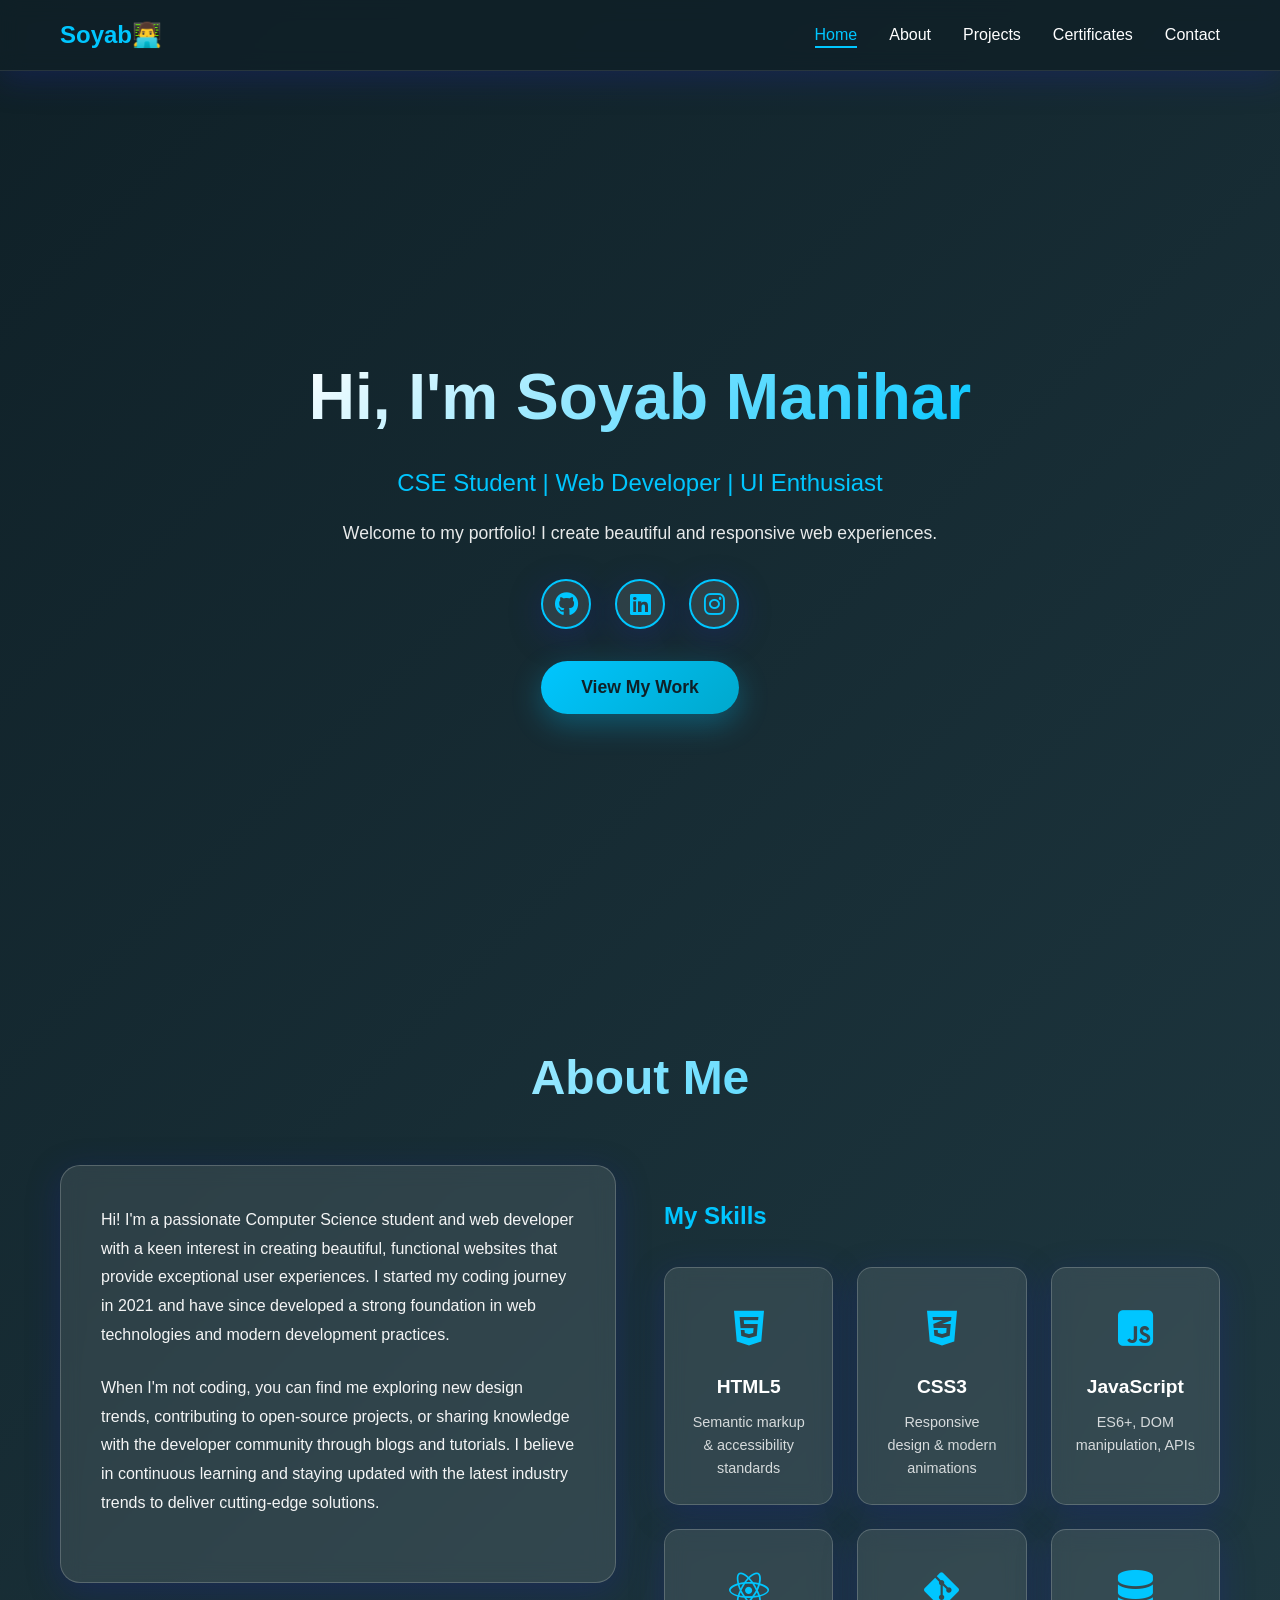
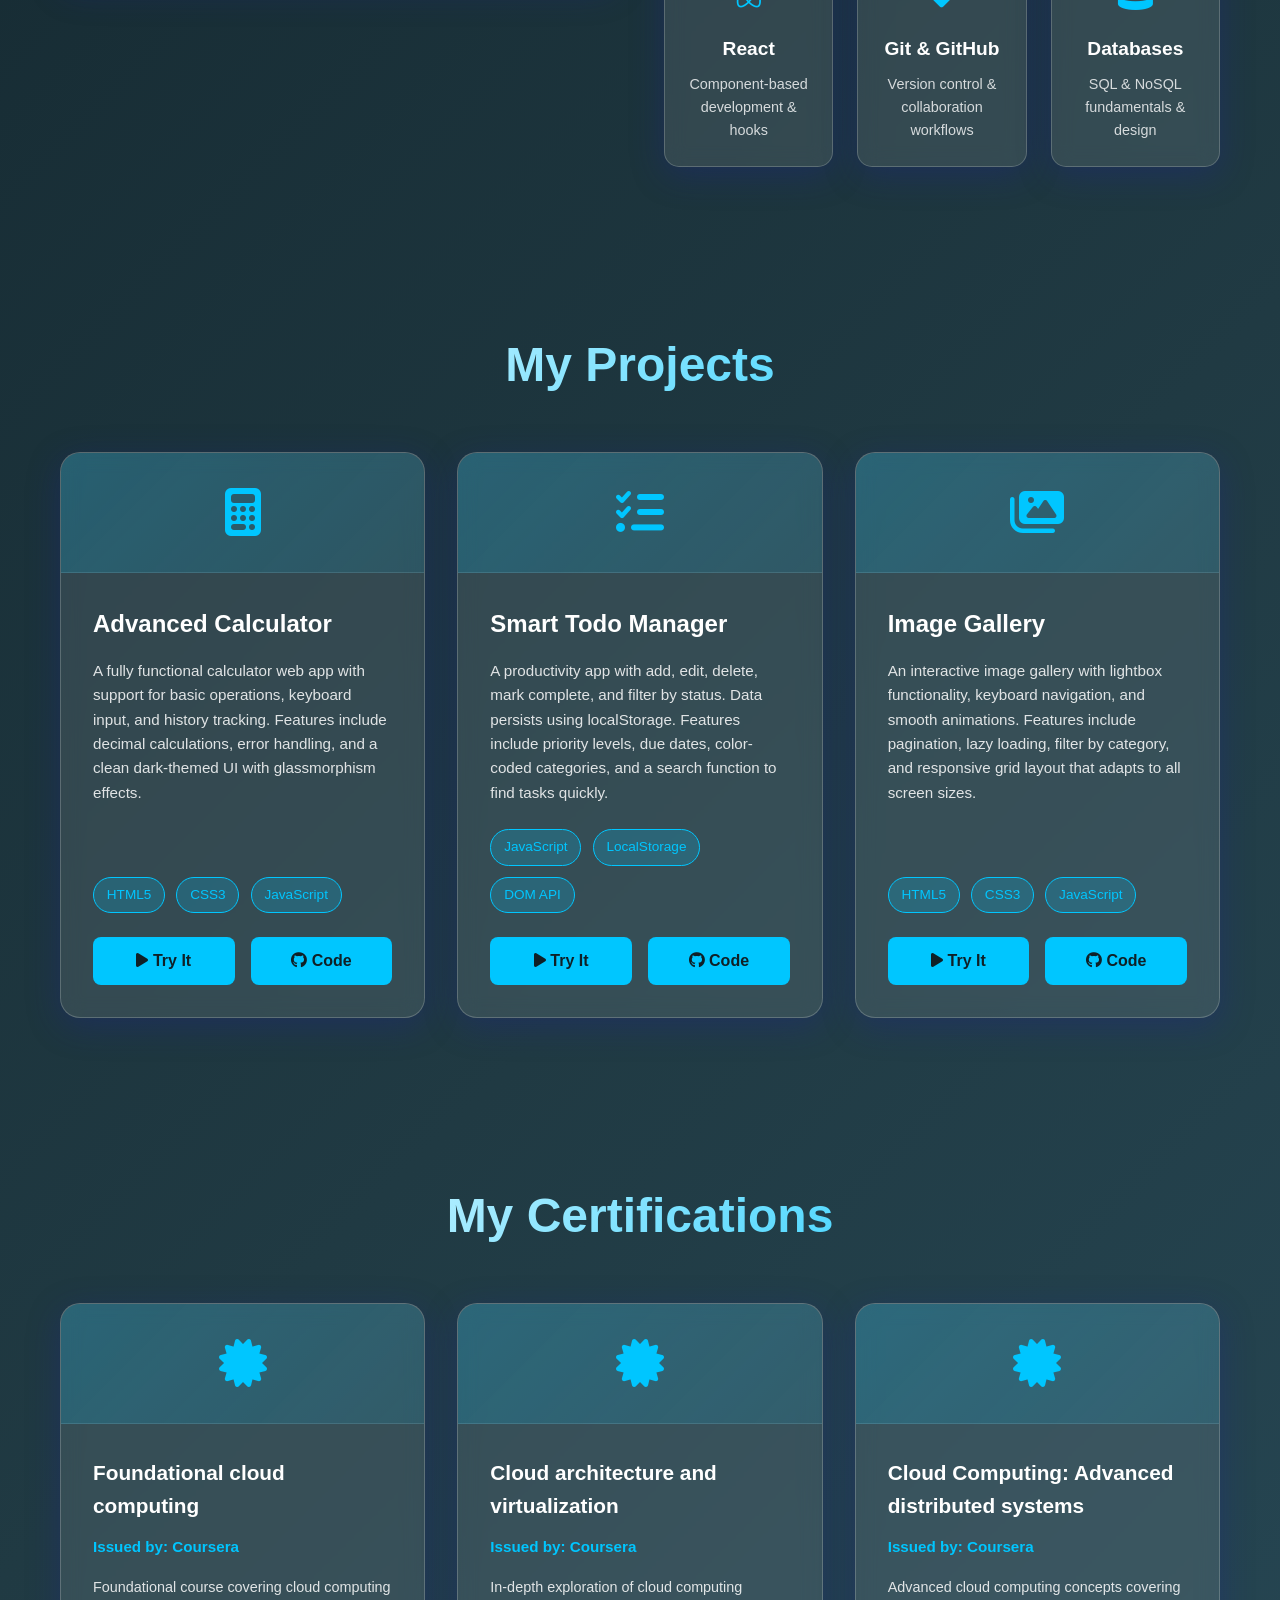
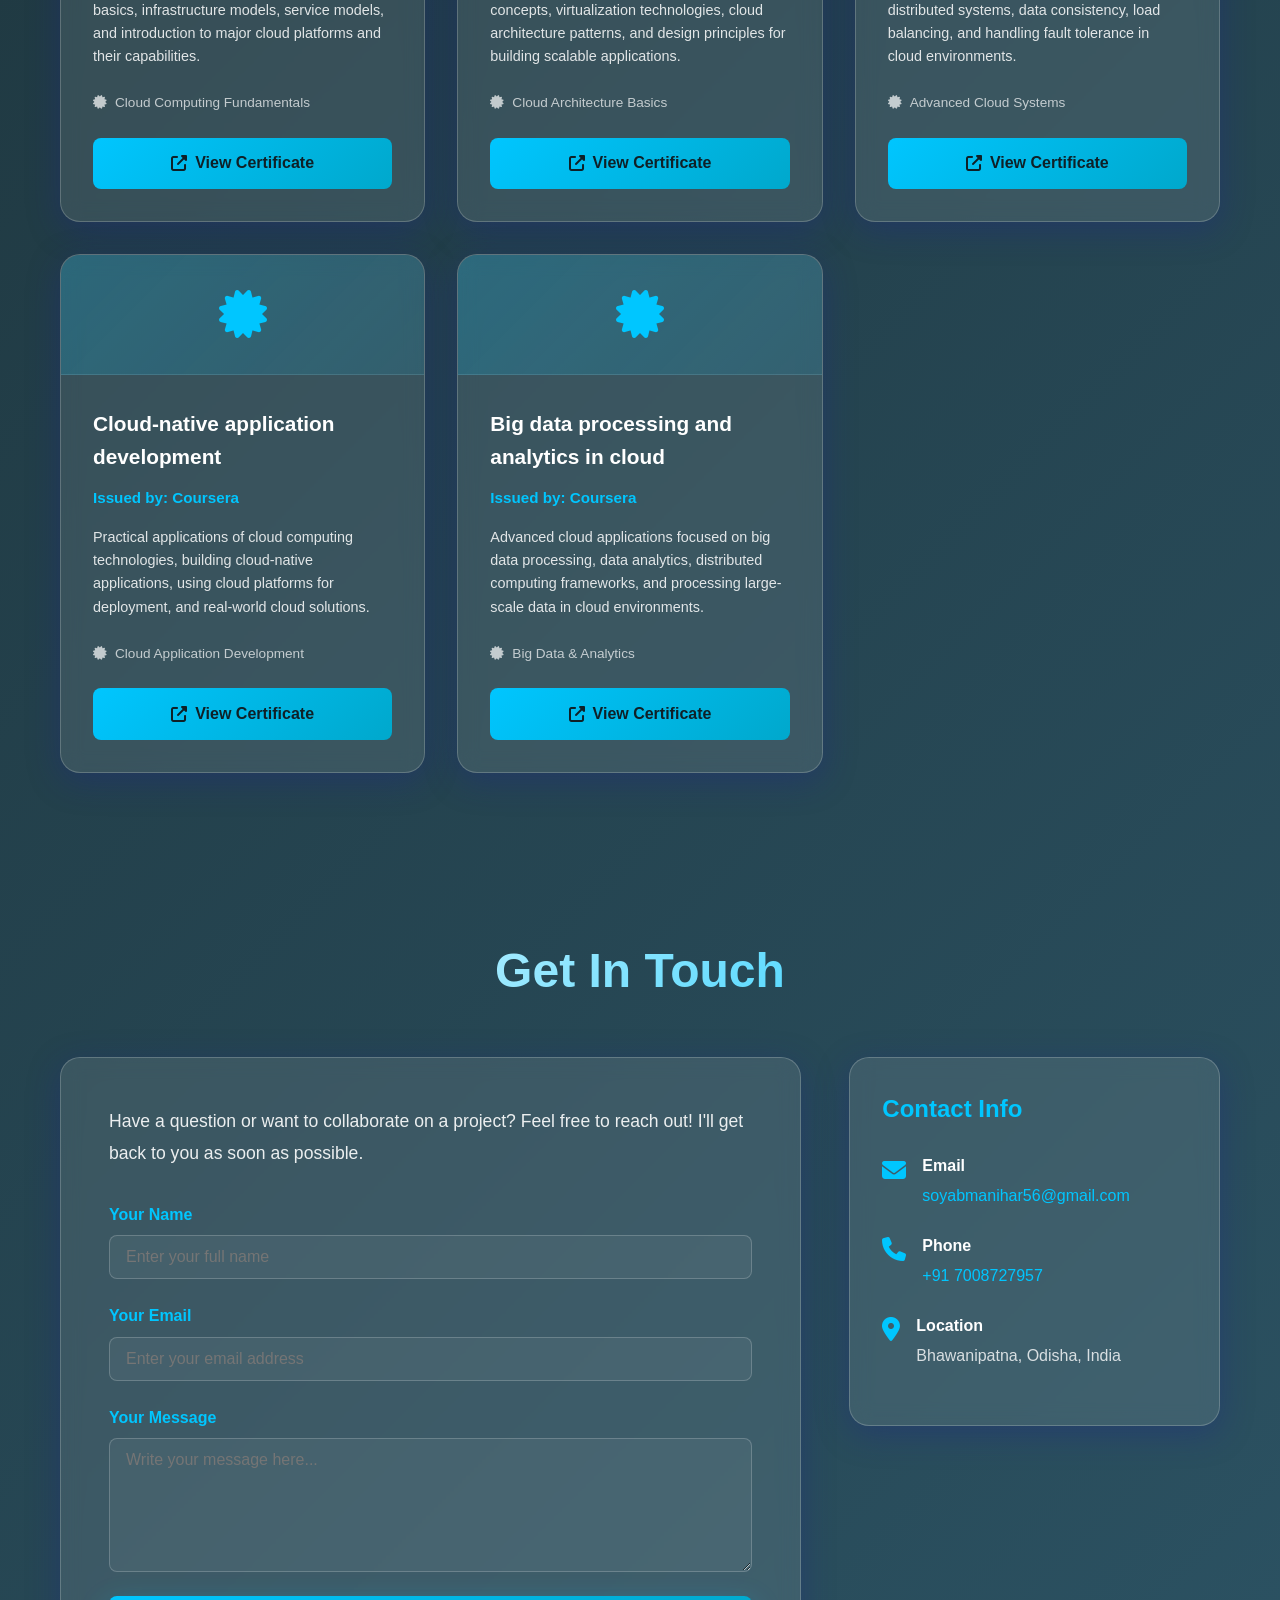
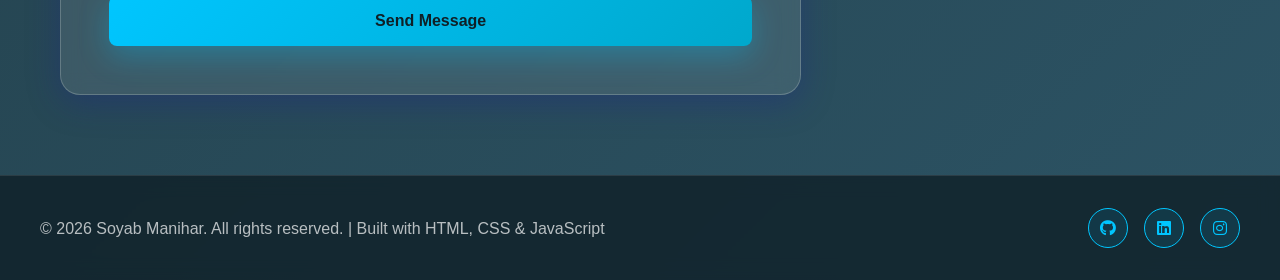
<file: index.html>
<!DOCTYPE html>
<html lang="en">
<head>
    <!-- Meta tags for character encoding and responsive design -->
    <meta charset="UTF-8">
    <meta name="viewport" content="width=device-width, initial-scale=1.0">
    <title>My Portfolio | Frontend Developer</title>
    
    <!-- Link to external CSS file -->
    <link rel="stylesheet" href="style.css">
    
    <!-- Font Awesome for social media icons -->
    <link rel="stylesheet" href="https://cdnjs.cloudflare.com/ajax/libs/font-awesome/6.4.0/css/all.min.css">
</head>
<body>
    
    <!-- ========== NAVBAR START ========== -->
    <nav class="navbar">
        <div class="nav-container">
            <!-- Logo/Name on the left -->
            <div class="nav-logo">
                <a href="#home">Soyab👨‍💻</a>
            </div>
            
            <!-- Navigation links -->
            <ul class="nav-menu">
                <li class="nav-item">
                    <a href="#home" class="nav-link">Home</a>
                </li>
                <li class="nav-item">
                    <a href="#about" class="nav-link">About</a>
                </li>
                <li class="nav-item">
                    <a href="#projects" class="nav-link">Projects</a>
                </li>
                <li class="nav-item">
                    <a href="#certificates" class="nav-link">Certificates</a>
                </li>
                <li class="nav-item">
                    <a href="#contact" class="nav-link">Contact</a>
                </li>
            </ul>
            
            <!-- Hamburger menu icon for mobile (will be styled later) -->
            <div class="hamburger">
                <span></span>
                <span></span>
                <span></span>
            </div>
        </div>
    </nav>
    <!-- ========== NAVBAR END ========== -->
    
    
    <!-- ========== HERO SECTION START ========== -->
    <section id="home" class="hero">
        <div class="hero-content">
            <!-- Your name -->
            <h1 class="hero-title">Hi, I'm Soyab Manihar</h1>
            
            <!-- Short intro/tagline -->
            <p class="hero-subtitle">CSE Student | Web Developer | UI Enthusiast</p>
            
            <!-- Brief description -->
            <p class="hero-description">
                Welcome to my portfolio! I create beautiful and responsive web experiences.
            </p>
            
            <!-- Social media icons -->
            <div class="social-icons">
                <a href="https://github.com/soyab" target="_blank" class="social-link">
                    <i class="fab fa-github"></i>
                </a>
                <a href="https://www.linkedin.com/in/soyab-manihar-9a222b405" target="_blank" class="social-link">
                    <i class="fab fa-linkedin"></i>
                </a>
                <a href="https://www.instagram.com/soyabmanihar8/?__pwa=1" target="_blank" class="social-link">
                    <i class="fab fa-instagram"></i>
                </a>
            </div>
            
            <!-- Call-to-action button -->
            <button class="cta-button">View My Work</button>
        </div>
    </section>
    <!-- ========== HERO SECTION END ========== -->
    
    
    <!-- ========== ABOUT SECTION START ========== -->
    <section id="about" class="about">
        <div class="container">
            <!-- Section heading -->
            <h2 class="section-title">About Me</h2>
            
            <div class="about-content">
                <!-- About description -->
                <div class="about-text">
                    <p>
                        Hi! I'm a passionate Computer Science student and web developer with a keen interest in creating beautiful, functional websites that provide exceptional user experiences. I started my coding journey in 2021 and have since developed a strong foundation in web technologies and modern development practices.
                    </p>
                    
                    <p>
                        When I'm not coding, you can find me exploring new design trends, contributing to open-source projects, or sharing knowledge with the developer community through blogs and tutorials. I believe in continuous learning and staying updated with the latest industry trends to deliver cutting-edge solutions.
                    </p>
                </div>
                
                <!-- Skills section -->
                <div class="skills-container">
                    <h3 class="skills-title">My Skills</h3>
                    
                    <div class="skills-grid">
                        <!-- Skill 1 -->
                        <div class="skill-card">
                            <i class="fab fa-html5 skill-icon"></i>
                            <h4>HTML5</h4>
                            <p>Semantic markup & accessibility standards</p>
                        </div>
                        
                        <!-- Skill 2 -->
                        <div class="skill-card">
                            <i class="fab fa-css3-alt skill-icon"></i>
                            <h4>CSS3</h4>
                            <p>Responsive design & modern animations</p>
                        </div>
                        
                        <!-- Skill 3 -->
                        <div class="skill-card">
                            <i class="fab fa-js-square skill-icon"></i>
                            <h4>JavaScript</h4>
                            <p>ES6+, DOM manipulation, APIs</p>
                        </div>
                        
                        <!-- Skill 4 -->
                        <div class="skill-card">
                            <i class="fab fa-react skill-icon"></i>
                            <h4>React</h4>
                            <p>Component-based development & hooks</p>
                        </div>
                        
                        <!-- Skill 5 -->
                        <div class="skill-card">
                            <i class="fab fa-git-alt skill-icon"></i>
                            <h4>Git & GitHub</h4>
                            <p>Version control & collaboration workflows</p>
                        </div>
                        
                        <!-- Skill 6 -->
                        <div class="skill-card">
                            <i class="fas fa-database skill-icon"></i>
                            <h4>Databases</h4>
                            <p>SQL & NoSQL fundamentals & design</p>
                        </div>
                    </div>
                </div>
            </div>
        </div>
    </section>
    <!-- ========== ABOUT SECTION END ========== -->
    
    
    <!-- ========== PROJECTS SECTION START ========== -->
    <section id="projects" class="projects">
        <div class="container">
            <!-- Section heading -->
            <h2 class="section-title">My Projects</h2>
            
            <div class="projects-grid">
                
                <!-- PROJECT 1 -->
                <div class="project-card">
                    <div class="project-header">
                        <i class="fas fa-calculator project-icon"></i>
                    </div>
                    
                    <div class="project-body">
                        <h3 class="project-title">Advanced Calculator</h3>
                        
                        <p class="project-description">
                            A fully functional calculator web app with support for basic operations, keyboard input, and history tracking. Features include decimal calculations, error handling, and a clean dark-themed UI with glassmorphism effects.
                        </p>
                        
                        <!-- Technologies used -->
                        <div class="project-tech">
                            <span class="tech-tag">HTML5</span>
                            <span class="tech-tag">CSS3</span>
                            <span class="tech-tag">JavaScript</span>
                        </div>
                        
                        <!-- Project links -->
                        <div class="project-links">
                            <a href="calculator/index.html" class="project-link">
                                <i class="fas fa-play"></i> Try It
                            </a>
                            <a href="https://github.com" class="project-link" target="_blank">
                                <i class="fab fa-github"></i> Code
                            </a>
                        </div>
                    </div>
                </div>
                
                <!-- PROJECT 2 -->
                <div class="project-card">
                    <div class="project-header">
                        <i class="fas fa-list-check project-icon"></i>
                    </div>
                    
                    <div class="project-body">
                        <h3 class="project-title">Smart Todo Manager</h3>
                        
                        <p class="project-description">
                            A productivity app with add, edit, delete, mark complete, and filter by status. Data persists using localStorage. Features include priority levels, due dates, color-coded categories, and a search function to find tasks quickly.
                        </p>
                        
                        <!-- Technologies used -->
                        <div class="project-tech">
                            <span class="tech-tag">JavaScript</span>
                            <span class="tech-tag">LocalStorage</span>
                            <span class="tech-tag">DOM API</span>
                        </div>
                        
                        <!-- Project links -->
                        <div class="project-links">
                            <a href="todo/index.html" class="project-link">
                                <i class="fas fa-play"></i> Try It
                            </a>
                            <a href="https://github.com" class="project-link" target="_blank">
                                <i class="fab fa-github"></i> Code
                            </a>
                        </div>
                    </div>
                </div>
                
                <!-- PROJECT 3 -->
                <div class="project-card">
                    <div class="project-header">
                        <i class="fas fa-images project-icon"></i>
                    </div>
                    
                    <div class="project-body">
                        <h3 class="project-title">Image Gallery</h3>
                        
                        <p class="project-description">
                            An interactive image gallery with lightbox functionality, keyboard navigation, and smooth animations. Features include pagination, lazy loading, filter by category, and responsive grid layout that adapts to all screen sizes.
                        </p>
                        
                        <!-- Technologies used -->
                        <div class="project-tech">
                            <span class="tech-tag">HTML5</span>
                            <span class="tech-tag">CSS3</span>
                            <span class="tech-tag">JavaScript</span>
                        </div>
                        
                        <!-- Project links -->
                        <div class="project-links">
                            <a href="gallery/index.html" class="project-link">
                                <i class="fas fa-play"></i> Try It
                            </a>
                            <a href="https://github.com" class="project-link" target="_blank">
                                <i class="fab fa-github"></i> Code
                            </a>
                        </div>
                    </div>
                </div>
                
            </div>
        </div>
    </section>
    <!-- ========== PROJECTS SECTION END ========== -->
    
    
    <!-- ========== CERTIFICATES SECTION START ========== -->
    <section id="certificates" class="certificates">
        <div class="container">
            <!-- Section heading -->
            <h2 class="section-title">My Certifications</h2>
            
            <div class="certificates-grid">
                
                <!-- CERTIFICATE 1 -->
                <div class="certificate-card">
                    <div class="certificate-header">
                        <i class="fas fa-certificate certificate-icon"></i>
                    </div>
                    
                    <div class="certificate-body">
                        <h3 class="certificate-title">Foundational cloud computing </h3>
                        
                        <p class="certificate-issuer">Issued by: Coursera</p>
                        
                        <p class="certificate-description">
                            Foundational course covering cloud computing basics, infrastructure models, service models, and introduction to major cloud platforms and their capabilities.
                        </p>
                        
                        <p class="certificate-date">
                            <i class="fas fa-certificate"></i> Cloud Computing Fundamentals
                        </p>
                        
                        <!-- Certificate link -->
                        <a href="coursera/Introduction to Cloud Computing.pdf" class="certificate-link" target="_blank">
                            <i class="fas fa-external-link-alt"></i> View Certificate
                        </a>
                    </div>
                </div>
                
                <!-- CERTIFICATE 2 -->
                <div class="certificate-card">
                    <div class="certificate-header">
                        <i class="fas fa-certificate certificate-icon"></i>
                    </div>
                    
                    <div class="certificate-body">
                        <h3 class="certificate-title">Cloud architecture and virtualization</h3>
                        
                        <p class="certificate-issuer">Issued by: Coursera</p>
                        
                        <p class="certificate-description">
                            In-depth exploration of cloud computing concepts, virtualization technologies, cloud architecture patterns, and design principles for building scalable applications.
                        </p>
                        
                        <p class="certificate-date">
                            <i class="fas fa-certificate"></i> Cloud Architecture Basics
                        </p>
                        
                        <!-- Certificate link -->
                        <a href="coursera/Cloud Computing Concepts, Part 1.pdf" class="certificate-link" target="_blank">
                            <i class="fas fa-external-link-alt"></i> View Certificate
                        </a>
                    </div>
                </div>
                
                <!-- CERTIFICATE 3 -->
                <div class="certificate-card">
                    <div class="certificate-header">
                        <i class="fas fa-certificate certificate-icon"></i>
                    </div>
                    
                    <div class="certificate-body">
                        <h3 class="certificate-title">Cloud Computing: Advanced distributed systems</h3>
                        
                        <p class="certificate-issuer">Issued by: Coursera</p>
                        
                        <p class="certificate-description">
                            Advanced cloud computing concepts covering distributed systems, data consistency, load balancing, and handling fault tolerance in cloud environments.
                        </p>
                        
                        <p class="certificate-date">
                            <i class="fas fa-certificate"></i> Advanced Cloud Systems
                        </p>
                        
                        <!-- Certificate link -->
                        <a href="coursera/Cloud Computing Concepts Part 2.pdf" class="certificate-link" target="_blank">
                            <i class="fas fa-external-link-alt"></i> View Certificate
                        </a>
                    </div>
                </div>
                
                <!-- CERTIFICATE 4 -->
                <div class="certificate-card">
                    <div class="certificate-header">
                        <i class="fas fa-certificate certificate-icon"></i>
                    </div>
                    
                    <div class="certificate-body">
                        <h3 class="certificate-title">Cloud-native application development</h3>
                        
                        <p class="certificate-issuer">Issued by: Coursera</p>
                        
                        <p class="certificate-description">
                            Practical applications of cloud computing technologies, building cloud-native applications, using cloud platforms for deployment, and real-world cloud solutions.
                        </p>
                        
                        <p class="certificate-date">
                            <i class="fas fa-certificate"></i> Cloud Application Development
                        </p>
                        
                        <!-- Certificate link -->
                        <a href="coursera/Cloud Computing Applications, Part 1 Cloud.pdf" class="certificate-link" target="_blank">
                            <i class="fas fa-external-link-alt"></i> View Certificate
                        </a>
                    </div>
                </div>
                
                <!-- CERTIFICATE 5 -->
                <div class="certificate-card">
                    <div class="certificate-header">
                        <i class="fas fa-certificate certificate-icon"></i>
                    </div>
                    
                    <div class="certificate-body">
                        <h3 class="certificate-title">Big data processing and analytics in cloud</h3>
                        
                        <p class="certificate-issuer">Issued by: Coursera</p>
                        
                        <p class="certificate-description">
                            Advanced cloud applications focused on big data processing, data analytics, distributed computing frameworks, and processing large-scale data in cloud environments.
                        </p>
                        
                        <p class="certificate-date">
                            <i class="fas fa-certificate"></i> Big Data & Analytics
                        </p>
                        
                        <!-- Certificate link -->
                        <a href="coursera/Cloud Computing Applications, Part 2 Big Data and.pdf" class="certificate-link" target="_blank">
                            <i class="fas fa-external-link-alt"></i> View Certificate
                        </a>
                    </div>
                </div>
                
            </div>
        </div>
    </section>
    <!-- ========== CERTIFICATES SECTION END ========== -->
    
    
    <!-- ========== CONTACT SECTION START ========== -->
    <section id="contact" class="contact">
        <div class="container">
            <!-- Section heading -->
            <h2 class="section-title">Get In Touch</h2>
            
            <!-- Contact form -->
            <div class="contact-container">
                <div class="contact-form-wrapper">
                    <p class="contact-subtitle">
                        Have a question or want to collaborate on a project? 
                        Feel free to reach out! I'll get back to you as soon as possible.
                    </p>
                    
                    <!-- Contact form -->
                    <form class="contact-form" id="contactForm">
                        <!-- Name input -->
                        <div class="form-group">
                            <label for="name" class="form-label">Your Name</label>
                            <input 
                                type="text" 
                                id="name" 
                                name="name" 
                                class="form-input" 
                                placeholder="Enter your full name"
                                required
                            >
                        </div>
                        
                        <!-- Email input -->
                        <div class="form-group">
                            <label for="email" class="form-label">Your Email</label>
                            <input 
                                type="email" 
                                id="email" 
                                name="email" 
                                class="form-input" 
                                placeholder="Enter your email address"
                                required
                            >
                        </div>
                        
                        <!-- Message textarea -->
                        <div class="form-group">
                            <label for="message" class="form-label">Your Message</label>
                            <textarea 
                                id="message" 
                                name="message" 
                                class="form-input form-textarea" 
                                placeholder="Write your message here..."
                                rows="6"
                                required
                            ></textarea>
                        </div>
                        
                        <!-- Submit button -->
                        <button type="submit" class="submit-btn">Send Message</button>
                    </form>
                    
                    <!-- Success message (hidden by default) -->
                    <div class="success-message" id="successMessage">
                        <i class="fas fa-check-circle"></i>
                        <p>Thank you! Your message has been sent successfully. I'll get back to you soon!</p>
                    </div>
                </div>
                
                <!-- Contact info aside -->
                <div class="contact-info">
                    <h3>Contact Info</h3>
                    
                    <div class="contact-item">
                        <i class="fas fa-envelope"></i>
                        <div>
                            <h4>Email</h4>
                            <p><a href="mailto:soyabmanihar56@gmail.com">soyabmanihar56@gmail.com</a></p>
                        </div>
                    </div>
                    
                    <div class="contact-item">
                        <i class="fas fa-phone"></i>
                        <div>
                            <h4>Phone</h4>
                            <p><a href="tel:+917008727957">+91 7008727957</a></p>
                        </div>
                    </div>
                    
                    <div class="contact-item">
                        <i class="fas fa-map-marker-alt"></i>
                        <div>
                            <h4>Location</h4>
                            <p>Bhawanipatna, Odisha, India</p>
                        </div>
                    </div>
                </div>
            </div>
        </div>
    </section>
    <!-- ========== CONTACT SECTION END ========== -->
    
    
    <!-- ========== FOOTER START ========== -->
    <footer class="footer">
        <div class="footer-content">
            <!-- Footer text -->
            <p>&copy; 2026 Soyab Manihar. All rights reserved. | Built with HTML, CSS & JavaScript</p>
            
            <!-- Social media links -->
            <div class="footer-socials">
                <a href="https://github.com/soyab" target="_blank" class="footer-link" title="GitHub">
                    <i class="fab fa-github"></i>
                </a>
                <a href="https://www.linkedin.com/in/soyab-manihar-9a222b405" target="_blank" class="footer-link" title="LinkedIn">
                    <i class="fab fa-linkedin"></i>
                </a>
                <a href="https://www.instagram.com/soyabmanihar8/?__pwa=1#" target="_blank" class="footer-link" title="Instagram">
                    <i class="fab fa-instagram"></i>
                </a>
            </div>
        </div>
    </footer>
    <!-- ========== FOOTER END ========== -->
    
    
    <!-- Link to external JavaScript file -->
    <script src="script.js"></script>
</body>
</html>
</file>
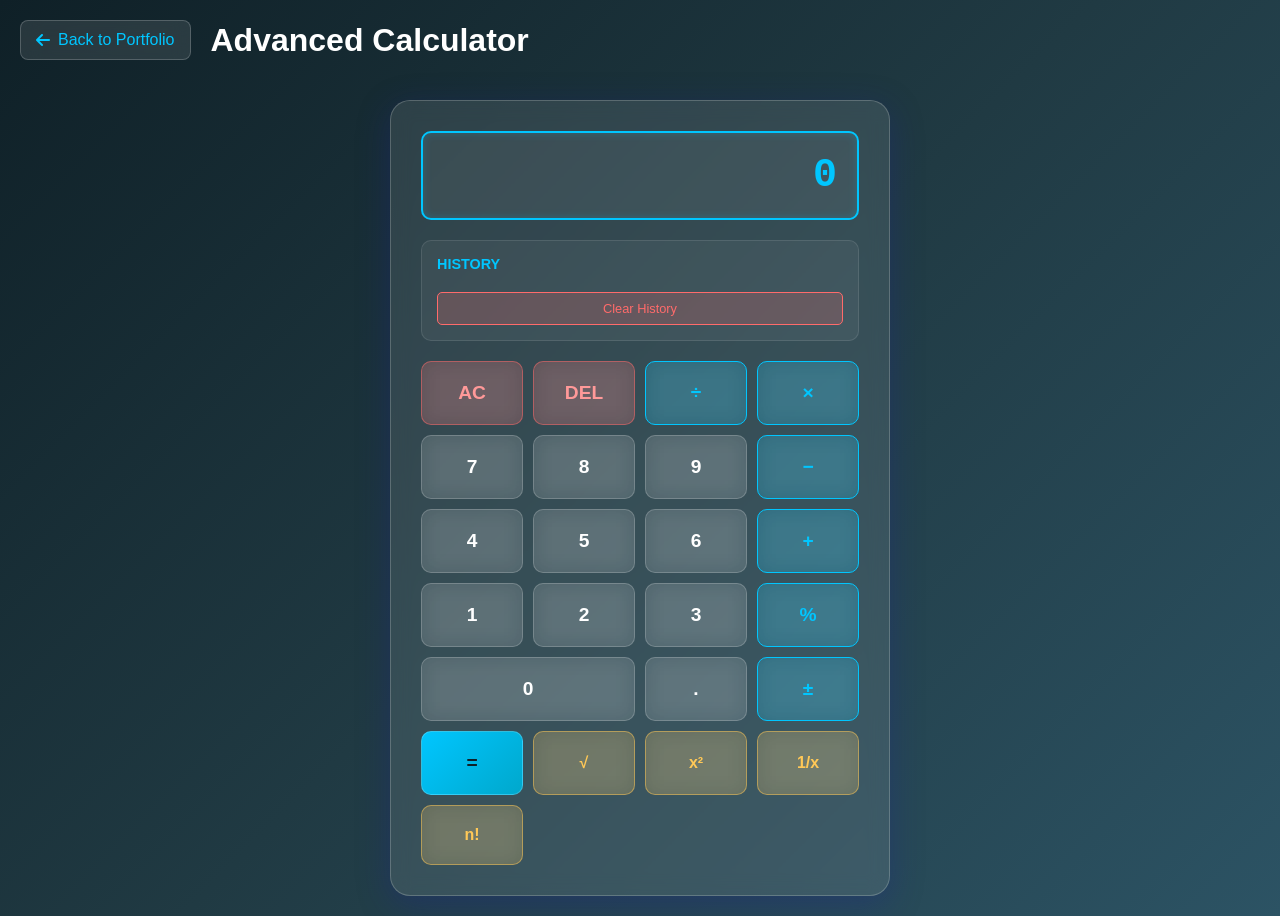
<file: calculator/index.html>
<!DOCTYPE html>
<html lang="en">
<head>
    <meta charset="UTF-8">
    <meta name="viewport" content="width=device-width, initial-scale=1.0">
    <title>Advanced Calculator</title>
    <link rel="stylesheet" href="style.css">
    <link rel="stylesheet" href="https://cdnjs.cloudflare.com/ajax/libs/font-awesome/6.4.0/css/all.min.css">
</head>
<body>
    <!-- Header with back button -->
    <div class="calculator-header">
        <a href="../index.html" class="back-btn">
            <i class="fas fa-arrow-left"></i> Back to Portfolio
        </a>
        <h1>Advanced Calculator</h1>
    </div>

    <div class="calculator-container">
        <!-- Display -->
        <div class="display-box">
            <input type="text" id="display" class="display" readonly placeholder="0">
        </div>

        <!-- History -->
        <div class="history-box">
            <h3>History</h3>
            <div id="history" class="history-list"></div>
            <button id="clearHistoryBtn" class="clear-history-btn">Clear History</button>
        </div>

        <!-- Buttons Grid -->
        <div class="buttons-grid">
            <!-- Row 1 -->
            <button class="btn function-btn" onclick="clearDisplay()">AC</button>
            <button class="btn function-btn" onclick="deleteLast()">DEL</button>
            <button class="btn operator-btn" onclick="appendOperator('/')">÷</button>
            <button class="btn operator-btn" onclick="appendOperator('*')">×</button>

            <!-- Row 2 -->
            <button class="btn" onclick="appendNumber('7')">7</button>
            <button class="btn" onclick="appendNumber('8')">8</button>
            <button class="btn" onclick="appendNumber('9')">9</button>
            <button class="btn operator-btn" onclick="appendOperator('-')">−</button>

            <!-- Row 3 -->
            <button class="btn" onclick="appendNumber('4')">4</button>
            <button class="btn" onclick="appendNumber('5')">5</button>
            <button class="btn" onclick="appendNumber('6')">6</button>
            <button class="btn operator-btn" onclick="appendOperator('+')">+</button>

            <!-- Row 4 -->
            <button class="btn" onclick="appendNumber('1')">1</button>
            <button class="btn" onclick="appendNumber('2')">2</button>
            <button class="btn" onclick="appendNumber('3')">3</button>
            <button class="btn operator-btn" onclick="appendOperator('%')">%</button>

            <!-- Row 5 -->
            <button class="btn zero-btn" onclick="appendNumber('0')">0</button>
            <button class="btn" onclick="appendNumber('.')">.</button>
            <button class="btn operator-btn" onclick="toggleSign()">±</button>
            <button class="btn equals-btn" onclick="calculate()">=</button>

            <!-- Row 6 - Scientific -->
            <button class="btn science-btn" onclick="squareRoot()">√</button>
            <button class="btn science-btn" onclick="square()">x²</button>
            <button class="btn science-btn" onclick="reciprocal()">1/x</button>
            <button class="btn science-btn" onclick="factorial()">n!</button>
        </div>
    </div>

    <script src="script.js"></script>
</body>
</html>
</file>
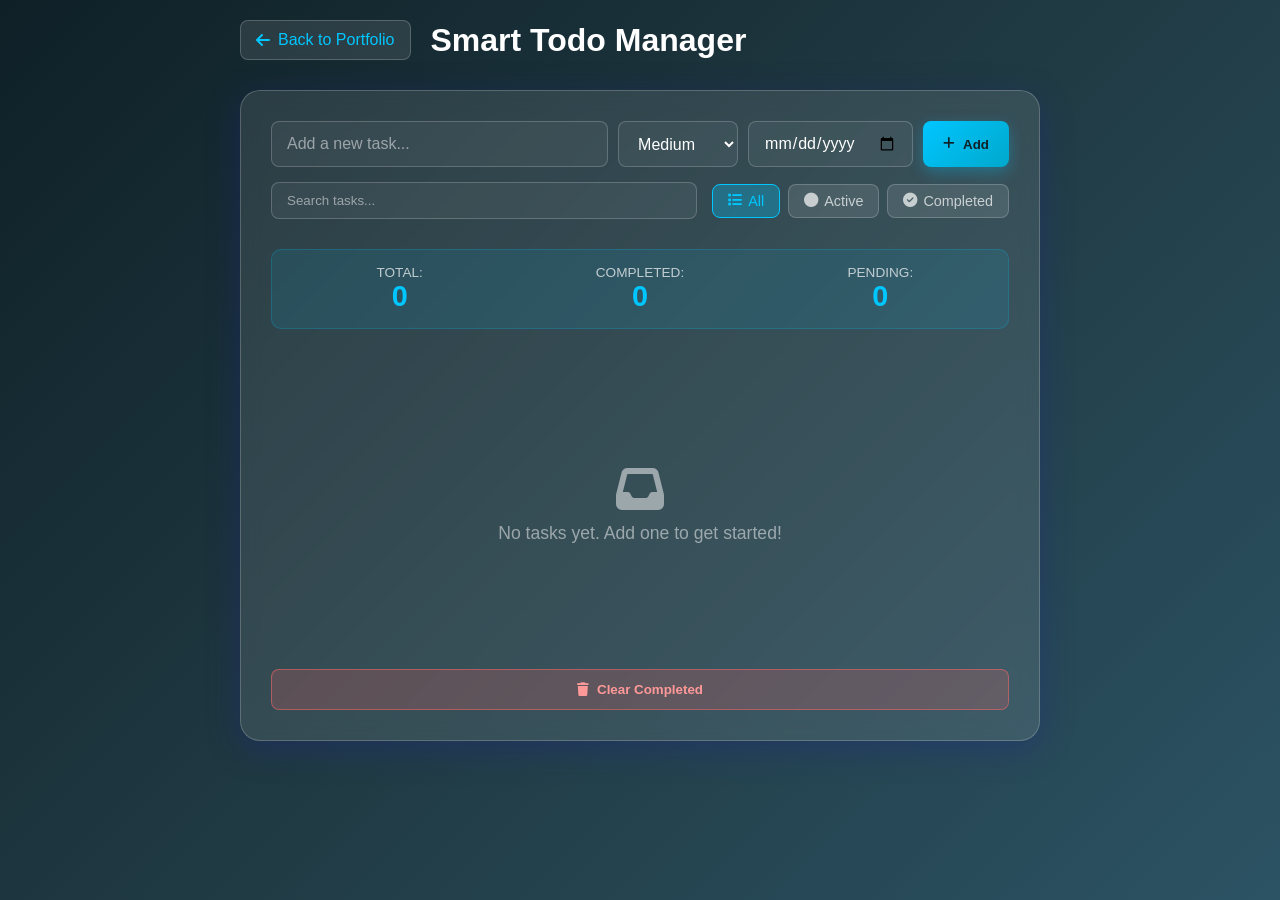
<file: todo/index.html>
<!DOCTYPE html>
<html lang="en">
<head>
    <meta charset="UTF-8">
    <meta name="viewport" content="width=device-width, initial-scale=1.0">
    <title>Smart Todo Manager</title>
    <link rel="stylesheet" href="style.css">
    <link rel="stylesheet" href="https://cdnjs.cloudflare.com/ajax/libs/font-awesome/6.4.0/css/all.min.css">
</head>
<body>
    <!-- Header -->
    <div class="todo-header">
        <a href="../index.html" class="back-btn">
            <i class="fas fa-arrow-left"></i> Back to Portfolio
        </a>
        <h1>Smart Todo Manager</h1>
    </div>

    <div class="todo-container">
        <!-- Input Section -->
        <div class="input-section">
            <div class="input-group">
                <input type="text" id="taskInput" class="task-input" placeholder="Add a new task...">
                
                <select id="prioritySelect" class="priority-select">
                    <option value="low">Low</option>
                    <option value="medium" selected>Medium</option>
                    <option value="high">High</option>
                </select>

                <input type="date" id="dueDateInput" class="due-date-input">

                <button id="addBtn" class="add-btn">
                    <i class="fas fa-plus"></i> Add
                </button>
            </div>

            <!-- Search and Filter -->
            <div class="filter-section">
                <input type="text" id="searchInput" class="search-input" placeholder="Search tasks...">
                
                <div class="filter-buttons">
                    <button class="filter-btn active" data-filter="all">
                        <i class="fas fa-list"></i> All
                    </button>
                    <button class="filter-btn" data-filter="active">
                        <i class="fas fa-circle"></i> Active
                    </button>
                    <button class="filter-btn" data-filter="completed">
                        <i class="fas fa-check-circle"></i> Completed
                    </button>
                </div>
            </div>
        </div>

        <!-- Stats -->
        <div class="stats-box">
            <div class="stat">
                <span class="stat-label">Total:</span>
                <span class="stat-value" id="totalCount">0</span>
            </div>
            <div class="stat">
                <span class="stat-label">Completed:</span>
                <span class="stat-value" id="completedCount">0</span>
            </div>
            <div class="stat">
                <span class="stat-label">Pending:</span>
                <span class="stat-value" id="pendingCount">0</span>
            </div>
        </div>

        <!-- Tasks List -->
        <div class="tasks-container">
            <ul id="taskList" class="task-list"></ul>
            <div id="emptyState" class="empty-state">
                <i class="fas fa-inbox"></i>
                <p>No tasks yet. Add one to get started!</p>
            </div>
        </div>

        <!-- Clear Completed -->
        <button id="clearCompletedBtn" class="clear-completed-btn">
            <i class="fas fa-trash"></i> Clear Completed
        </button>
    </div>

    <script src="script.js"></script>
</body>
</html>
</file>
<file: style.css>
/* ========== GLOBAL STYLES ========== */
* {
    margin: 0;
    padding: 0;
    box-sizing: border-box;
}

/* Root color variables for easy customization */
:root {
    --color-dark-1: #0f2027;
    --color-dark-2: #203a43;
    --color-dark-3: #2c5364;
    --color-glass: rgba(255, 255, 255, 0.1);
    --color-text: #ffffff;
    --color-accent: #00c6ff;
    --transition: all 0.3s ease;
}

/* Body with gradient background */
body {
    font-family: 'Segoe UI', Tahoma, Geneva, Verdana, sans-serif;
    background: linear-gradient(135deg, var(--color-dark-1) 0%, var(--color-dark-2) 50%, var(--color-dark-3) 100%);
    color: var(--color-text);
    line-height: 1.6;
    overflow-x: hidden;
    min-height: 100vh;
}

/* Container for consistent padding */
.container {
    max-width: 1200px;
    margin: 0 auto;
    padding: 0 20px;
}

/* ========== NAVBAR STYLES ========== */
.navbar {
    position: fixed;
    top: 0;
    width: 100%;
    background: rgba(15, 32, 39, 0.8);
    backdrop-filter: blur(10px);
    border-bottom: 1px solid rgba(255, 255, 255, 0.1);
    z-index: 1000;
    box-shadow: 0 8px 32px 0 rgba(31, 38, 135, 0.37);
}

.nav-container {
    max-width: 1200px;
    margin: 0 auto;
    padding: 1rem 20px;
    display: flex;
    justify-content: space-between;
    align-items: center;
}

.nav-logo a {
    font-size: 1.5rem;
    font-weight: bold;
    color: var(--color-accent);
    text-decoration: none;
    transition: var(--transition);
}

.nav-logo a:hover {
    color: var(--color-text);
    text-shadow: 0 0 10px var(--color-accent);
}

.nav-menu {
    display: flex;
    list-style: none;
    gap: 2rem;
}

.nav-item {
    position: relative;
}

.nav-link {
    color: var(--color-text);
    text-decoration: none;
    transition: var(--transition);
    padding: 0.5rem 0;
}

.nav-link:hover {
    color: var(--color-accent);
}

.nav-link.active {
    color: var(--color-accent);
}

.nav-link::after {
    content: '';
    position: absolute;
    bottom: 0;
    left: 0;
    width: 0;
    height: 2px;
    background-color: var(--color-accent);
    transition: var(--transition);
}

.nav-link:hover::after {
    width: 100%;
}

.nav-link.active::after {
    width: 100%;
}

/* Hamburger menu (hidden on desktop, shown on mobile) */
.hamburger {
    display: none;
    flex-direction: column;
    cursor: pointer;
}

.hamburger span {
    width: 25px;
    height: 3px;
    background-color: var(--color-text);
    margin: 5px 0;
    transition: var(--transition);
    border-radius: 3px;
}

.hamburger.active span:nth-child(1) {
    transform: rotate(45deg) translate(10px, 10px);
}

.hamburger.active span:nth-child(2) {
    opacity: 0;
}

.hamburger.active span:nth-child(3) {
    transform: rotate(-45deg) translate(8px, -8px);
}

/* ========== HERO SECTION STYLES ========== */
.hero {
    min-height: 100vh;
    display: flex;
    align-items: center;
    justify-content: center;
    margin-top: 60px;
    padding: 60px 20px 20px;
    position: relative;
    overflow: hidden;
}

/* Background animated gradient effect */
.hero::before {
    content: '';
    position: absolute;
    top: -50%;
    right: -50%;
    width: 500px;
    height: 500px;
    background: radial-gradient(circle, var(--color-accent) 0%, transparent 70%);
    opacity: 0.1;
    animation: float 20s ease-in-out infinite;
}

.hero-content {
    position: relative;
    z-index: 2;
    text-align: center;
    max-width: 800px;
}

.hero-title {
    font-size: 4rem;
    font-weight: bold;
    margin-bottom: 1rem;
    background: linear-gradient(135deg, var(--color-text), var(--color-accent));
    -webkit-background-clip: text;
    -webkit-text-fill-color: transparent;
    background-clip: text;
    animation: slideInDown 1s ease;
}

.hero-subtitle {
    font-size: 1.5rem;
    color: var(--color-accent);
    margin-bottom: 1rem;
    animation: slideInUp 1s ease 0.2s both;
}

.hero-description {
    font-size: 1.1rem;
    color: rgba(255, 255, 255, 0.9);
    margin-bottom: 2rem;
    animation: slideInUp 1s ease 0.4s both;
}

/* Social icons */
.social-icons {
    display: flex;
    justify-content: center;
    gap: 1.5rem;
    margin: 2rem 0;
    animation: slideInUp 1s ease 0.6s both;
}

.social-link {
    width: 50px;
    height: 50px;
    display: flex;
    align-items: center;
    justify-content: center;
    background: var(--color-glass);
    border: 2px solid var(--color-accent);
    border-radius: 50%;
    color: var(--color-accent);
    font-size: 1.5rem;
    text-decoration: none;
    backdrop-filter: blur(10px);
    transition: var(--transition);
    box-shadow: 0 8px 32px 0 rgba(31, 38, 135, 0.37);
}

.social-link:hover {
    background: var(--color-accent);
    color: var(--color-dark-1);
    transform: translateY(-5px);
    box-shadow: 0 15px 35px 0 rgba(0, 198, 255, 0.4);
}

/* CTA Button */
.cta-button {
    background: linear-gradient(135deg, var(--color-accent), #00a8cc);
    color: var(--color-dark-1);
    border: none;
    padding: 1rem 2.5rem;
    font-size: 1.1rem;
    font-weight: bold;
    border-radius: 50px;
    cursor: pointer;
    transition: var(--transition);
    box-shadow: 0 10px 30px rgba(0, 198, 255, 0.3);
    animation: slideInUp 1s ease 0.8s both;
}

.cta-button:hover {
    transform: translateY(-3px);
    box-shadow: 0 15px 40px rgba(0, 198, 255, 0.5);
}

/* ========== SECTION TITLE STYLES ========== */
.section-title {
    font-size: 3rem;
    font-weight: bold;
    text-align: center;
    margin-bottom: 3rem;
    background: linear-gradient(135deg, var(--color-text), var(--color-accent));
    -webkit-background-clip: text;
    -webkit-text-fill-color: transparent;
    background-clip: text;
}

/* ========== ABOUT SECTION STYLES ========== */
.about {
    padding: 80px 20px;
    position: relative;
}

.about-content {
    display: grid;
    grid-template-columns: 1fr 1fr;
    gap: 3rem;
    align-items: start;
}

.about-text {
    background: var(--color-glass);
    padding: 2.5rem;
    border-radius: 20px;
    backdrop-filter: blur(10px);
    border: 1px solid rgba(255, 255, 255, 0.2);
    box-shadow: 0 8px 32px 0 rgba(31, 38, 135, 0.37);
}

.about-text p {
    font-size: 1rem;
    margin-bottom: 1.5rem;
    line-height: 1.8;
    color: rgba(255, 255, 255, 0.95);
}

/* Skills section */
.skills-container {
    margin-top: 2rem;
}

.skills-title {
    font-size: 1.5rem;
    margin-bottom: 2rem;
    color: var(--color-accent);
}

.skills-grid {
    display: grid;
    grid-template-columns: repeat(3, 1fr);
    gap: 1.5rem;
}

.skill-card {
    background: var(--color-glass);
    padding: 1.5rem;
    border-radius: 15px;
    text-align: center;
    backdrop-filter: blur(10px);
    border: 1px solid rgba(255, 255, 255, 0.2);
    transition: var(--transition);
    box-shadow: 0 8px 32px 0 rgba(31, 38, 135, 0.37);
}

.skill-card:hover {
    transform: translateY(-10px);
    background: rgba(0, 198, 255, 0.15);
    border-color: var(--color-accent);
    box-shadow: 0 15px 40px rgba(0, 198, 255, 0.3);
}

.skill-icon {
    font-size: 2.5rem;
    color: var(--color-accent);
    margin: 1rem 0;
}

.skill-card h4 {
    font-size: 1.2rem;
    margin: 0.5rem 0;
    color: var(--color-text);
}

.skill-card p {
    font-size: 0.9rem;
    color: rgba(255, 255, 255, 0.8);
}

/* ========== PROJECTS SECTION STYLES ========== */
.projects {
    padding: 80px 20px;
    position: relative;
}

.projects-grid {
    display: grid;
    grid-template-columns: repeat(3, 1fr);
    gap: 2rem;
}

.project-card {
    background: var(--color-glass);
    border-radius: 20px;
    overflow: hidden;
    backdrop-filter: blur(10px);
    border: 1px solid rgba(255, 255, 255, 0.2);
    transition: var(--transition);
    box-shadow: 0 8px 32px 0 rgba(31, 38, 135, 0.37);
    display: flex;
    flex-direction: column;
    height: 100%;
}

.project-card:hover {
    transform: translateY(-15px);
    background: rgba(0, 198, 255, 0.1);
    border-color: var(--color-accent);
    box-shadow: 0 20px 50px rgba(0, 198, 255, 0.4);
}

.project-header {
    height: 120px;
    background: linear-gradient(135deg, rgba(0, 198, 255, 0.2), rgba(0, 198, 255, 0.1));
    display: flex;
    align-items: center;
    justify-content: center;
    border-bottom: 1px solid rgba(255, 255, 255, 0.1);
}

.project-icon {
    font-size: 3rem;
    color: var(--color-accent);
}

.project-body {
    padding: 2rem;
    flex-grow: 1;
    display: flex;
    flex-direction: column;
}

.project-title {
    font-size: 1.5rem;
    margin-bottom: 1rem;
    color: var(--color-text);
}

.project-description {
    font-size: 0.95rem;
    color: rgba(255, 255, 255, 0.85);
    margin-bottom: 1.5rem;
    line-height: 1.6;
    flex-grow: 1;
}

.project-tech {
    display: flex;
    flex-wrap: wrap;
    gap: 0.7rem;
    margin-bottom: 1.5rem;
}

.tech-tag {
    background: rgba(0, 198, 255, 0.2);
    color: var(--color-accent);
    padding: 0.4rem 0.8rem;
    border-radius: 20px;
    font-size: 0.85rem;
    border: 1px solid var(--color-accent);
}

.project-links {
    display: flex;
    gap: 1rem;
}

.project-link {
    flex: 1;
    padding: 0.7rem 1rem;
    background: var(--color-accent);
    color: var(--color-dark-1);
    text-decoration: none;
    border-radius: 8px;
    text-align: center;
    font-weight: bold;
    transition: var(--transition);
    cursor: pointer;
}

.project-link:hover {
    background: var(--color-text);
    transform: scale(1.05);
}

/* ========== CERTIFICATES SECTION STYLES ========== */
.certificates {
    padding: 80px 20px;
    position: relative;
}

.certificates-grid {
    display: grid;
    grid-template-columns: repeat(auto-fit, minmax(300px, 1fr));
    gap: 2rem;
}

.certificate-card {
    background: var(--color-glass);
    border-radius: 20px;
    overflow: hidden;
    backdrop-filter: blur(10px);
    border: 1px solid rgba(255, 255, 255, 0.2);
    transition: var(--transition);
    box-shadow: 0 8px 32px 0 rgba(31, 38, 135, 0.37);
    display: flex;
    flex-direction: column;
    height: 100%;
}

.certificate-card:hover {
    transform: translateY(-15px);
    background: rgba(0, 198, 255, 0.1);
    border-color: var(--color-accent);
    box-shadow: 0 20px 50px rgba(0, 198, 255, 0.4);
}

.certificate-header {
    height: 120px;
    background: linear-gradient(135deg, rgba(0, 198, 255, 0.2), rgba(0, 198, 255, 0.1));
    display: flex;
    align-items: center;
    justify-content: center;
    border-bottom: 1px solid rgba(255, 255, 255, 0.1);
}

.certificate-icon {
    font-size: 3rem;
    color: var(--color-accent);
}

.certificate-body {
    padding: 2rem;
    flex-grow: 1;
    display: flex;
    flex-direction: column;
}

.certificate-title {
    font-size: 1.3rem;
    margin-bottom: 0.8rem;
    color: var(--color-text);
    font-weight: bold;
}

.certificate-issuer {
    font-size: 0.95rem;
    color: var(--color-accent);
    margin-bottom: 1rem;
    font-weight: 600;
}

.certificate-description {
    font-size: 0.9rem;
    color: rgba(255, 255, 255, 0.85);
    margin-bottom: 1.5rem;
    line-height: 1.6;
    flex-grow: 1;
}

.certificate-date {
    font-size: 0.85rem;
    color: rgba(255, 255, 255, 0.7);
    margin-bottom: 1.5rem;
    display: flex;
    align-items: center;
    gap: 0.5rem;
}

.certificate-link {
    display: inline-flex;
    align-items: center;
    justify-content: center;
    gap: 0.5rem;
    padding: 0.8rem 1.5rem;
    background: linear-gradient(135deg, var(--color-accent), #00a8cc);
    color: var(--color-dark-1);
    text-decoration: none;
    border-radius: 8px;
    font-weight: bold;
    transition: var(--transition);
    cursor: pointer;
    border: none;
}

.certificate-link:hover {
    transform: scale(1.05);
    box-shadow: 0 10px 30px rgba(0, 198, 255, 0.4);
}

/* ========== CONTACT SECTION STYLES ========== */
.contact {
    padding: 80px 20px;
    position: relative;
}

.contact-container {
    display: grid;
    grid-template-columns: 2fr 1fr;
    gap: 3rem;
}

.contact-form-wrapper {
    background: var(--color-glass);
    padding: 3rem;
    border-radius: 20px;
    backdrop-filter: blur(10px);
    border: 1px solid rgba(255, 255, 255, 0.2);
    box-shadow: 0 8px 32px 0 rgba(31, 38, 135, 0.37);
}

.contact-subtitle {
    font-size: 1.1rem;
    color: rgba(255, 255, 255, 0.9);
    margin-bottom: 2rem;
    line-height: 1.8;
}

.contact-form {
    display: flex;
    flex-direction: column;
    gap: 1.5rem;
}

.form-group {
    display: flex;
    flex-direction: column;
}

.form-label {
    font-size: 1rem;
    font-weight: bold;
    color: var(--color-accent);
    margin-bottom: 0.5rem;
}

.form-input {
    padding: 0.75rem 1rem;
    background: rgba(255, 255, 255, 0.05);
    border: 1px solid rgba(255, 255, 255, 0.2);
    border-radius: 8px;
    color: var(--color-text);
    font-family: inherit;
    font-size: 1rem;
    transition: var(--transition);
}

.form-input:focus {
    outline: none;
    background: rgba(255, 255, 255, 0.1);
    border-color: var(--color-accent);
    box-shadow: 0 0 10px rgba(0, 198, 255, 0.3);
}

.form-textarea {
    resize: vertical;
    min-height: 120px;
}

.submit-btn {
    padding: 1rem;
    background: linear-gradient(135deg, var(--color-accent), #00a8cc);
    color: var(--color-dark-1);
    border: none;
    border-radius: 8px;
    font-size: 1rem;
    font-weight: bold;
    cursor: pointer;
    transition: var(--transition);
    box-shadow: 0 10px 30px rgba(0, 198, 255, 0.3);
}

.submit-btn:hover {
    transform: translateY(-2px);
    box-shadow: 0 15px 40px rgba(0, 198, 255, 0.5);
}

/* Success message */
.success-message {
    display: none;
    background: rgba(76, 175, 80, 0.2);
    color: #4CAF50;
    padding: 1.5rem;
    border-radius: 8px;
    border: 1px solid #4CAF50;
    text-align: center;
    margin-top: 1rem;
    animation: slideInUp 0.5s ease;
}

.success-message.show {
    display: block;
}

.success-message i {
    font-size: 2rem;
    margin-bottom: 0.5rem;
}

/* Contact info */
.contact-info {
    background: var(--color-glass);
    padding: 2rem;
    border-radius: 20px;
    backdrop-filter: blur(10px);
    border: 1px solid rgba(255, 255, 255, 0.2);
    box-shadow: 0 8px 32px 0 rgba(31, 38, 135, 0.37);
    height: fit-content;
}

.contact-info h3 {
    font-size: 1.5rem;
    color: var(--color-accent);
    margin-bottom: 1.5rem;
}

.contact-item {
    display: flex;
    gap: 1rem;
    margin-bottom: 1.5rem;
}

.contact-item i {
    font-size: 1.5rem;
    color: var(--color-accent);
    margin-top: 0.3rem;
}

.contact-item h4 {
    color: var(--color-text);
    margin-bottom: 0.3rem;
}

.contact-item p {
    color: rgba(255, 255, 255, 0.8);
}

.contact-item a {
    color: var(--color-accent);
    text-decoration: none;
    transition: var(--transition);
}

.contact-item a:hover {
    text-decoration: underline;
}

/* ========== FOOTER STYLES ========== */
.footer {
    background: rgba(15, 32, 39, 0.8);
    backdrop-filter: blur(10px);
    border-top: 1px solid rgba(255, 255, 255, 0.1);
    padding: 2rem 20px;
}

.footer-content {
    max-width: 1200px;
    margin: 0 auto;
    display: flex;
    justify-content: space-between;
    align-items: center;
    gap: 2rem;
}

.footer-content p {
    color: rgba(255, 255, 255, 0.7);
    margin: 0;
}

.footer-socials {
    display: flex;
    gap: 1rem;
}

.footer-link {
    width: 40px;
    height: 40px;
    display: flex;
    align-items: center;
    justify-content: center;
    background: rgba(0, 198, 255, 0.1);
    border: 1px solid var(--color-accent);
    border-radius: 50%;
    color: var(--color-accent);
    text-decoration: none;
    transition: var(--transition);
}

.footer-link:hover {
    background: var(--color-accent);
    color: var(--color-dark-1);
}

/* ========== ANIMATIONS ========== */
@keyframes slideInDown {
    from {
        opacity: 0;
        transform: translateY(-50px);
    }
    to {
        opacity: 1;
        transform: translateY(0);
    }
}

@keyframes slideInUp {
    from {
        opacity: 0;
        transform: translateY(50px);
    }
    to {
        opacity: 1;
        transform: translateY(0);
    }
}

@keyframes float {
    0%, 100% {
        transform: translateY(0px);
    }
    50% {
        transform: translateY(-20px);
    }
}

/* ========== RESPONSIVE DESIGN ========== */

/* Large Desktop (1200px and above) */
@media (max-width: 1200px) {
    .container {
        max-width: 1000px;
    }
}

/* Tablet (768px and below) */
@media (max-width: 768px) {
    /* Navbar adjustments */
    .nav-container {
        padding: 1rem 15px;
    }
    
    .nav-logo a {
        font-size: 1.3rem;
    }
    
    /* Hero section */
    .hero {
        padding: 40px 20px;
    }
    
    .hero-title {
        font-size: 2.5rem;
    }
    
    .hero-subtitle {
        font-size: 1.2rem;
    }
    
    .hero-description {
        font-size: 1rem;
    }
    
    .social-icons {
        gap: 1rem;
    }
    
    .social-link {
        width: 45px;
        height: 45px;
        font-size: 1.2rem;
    }
    
    .cta-button {
        padding: 0.9rem 2rem;
        font-size: 1rem;
    }
    
    /* Section titles */
    .section-title {
        font-size: 2.5rem;
        margin-bottom: 2.5rem;
    }
    
    /* About section */
    .about {
        padding: 60px 20px;
    }
    
    .about-content {
        gap: 2rem;
    }
    
    .about-text {
        padding: 2rem;
    }
    
    .about-text p {
        font-size: 0.95rem;
    }
    
    .skills-title {
        font-size: 1.3rem;
    }
    
    .skills-grid {
        grid-template-columns: repeat(2, 1fr);
        gap: 1.2rem;
    }
    
    .skill-card {
        padding: 1.2rem;
    }
    
    .skill-icon {
        font-size: 2rem;
    }
    
    .skill-card h4 {
        font-size: 1rem;
    }
    
    .skill-card p {
        font-size: 0.85rem;
    }
    
    /* Projects section */
    .projects {
        padding: 60px 20px;
    }
    
    .projects-grid {
        grid-template-columns: repeat(2, 1fr);
        gap: 1.5rem;
    }
    
    .project-header {
        height: 100px;
    }
    
    .project-icon {
        font-size: 2.5rem;
    }
    
    .project-body {
        padding: 1.5rem;
    }
    
    .project-title {
        font-size: 1.3rem;
        margin-bottom: 0.8rem;
    }
    
    .project-description {
        font-size: 0.9rem;
        margin-bottom: 1rem;
    }
    
    .tech-tag {
        padding: 0.35rem 0.7rem;
        font-size: 0.8rem;
    }
    
    .project-links {
        gap: 0.8rem;
    }
    
    .project-link {
        padding: 0.6rem 0.8rem;
        font-size: 0.9rem;
    }
    
    /* Certificates section */
    .certificates {
        padding: 60px 20px;
    }
    
    .certificates-grid {
        grid-template-columns: repeat(2, 1fr);
        gap: 1.5rem;
    }
    
    .certificate-header {
        height: 100px;
    }
    
    .certificate-icon {
        font-size: 2.5rem;
    }
    
    .certificate-body {
        padding: 1.5rem;
    }
    
    .certificate-title {
        font-size: 1.2rem;
        margin-bottom: 0.6rem;
    }
    
    .certificate-issuer {
        font-size: 0.9rem;
        margin-bottom: 0.8rem;
    }
    
    .certificate-description {
        font-size: 0.85rem;
        margin-bottom: 1rem;
    }
    
    .certificate-date {
        font-size: 0.8rem;
        margin-bottom: 1rem;
    }
    
    .certificate-link {
        padding: 0.7rem 1.2rem;
        font-size: 0.85rem;
    }
    
    /* Contact section */
    .contact {
        padding: 60px 20px;
    }
    
    .contact-container {
        gap: 2rem;
    }
    
    .contact-form-wrapper {
        padding: 2rem;
    }
    
    .contact-subtitle {
        font-size: 1rem;
    }
    
    .form-input {
        font-size: 0.95rem;
        padding: 0.7rem 0.9rem;
    }
    
    .submit-btn {
        padding: 0.9rem;
        font-size: 0.95rem;
    }
    
    .contact-info {
        padding: 1.5rem;
    }
    
    .contact-info h3 {
        font-size: 1.3rem;
    }
    
    .contact-item {
        gap: 0.8rem;
    }
    
    .contact-item i {
        font-size: 1.3rem;
    }
    
    .contact-item h4 {
        font-size: 0.95rem;
    }
    
    .contact-item p {
        font-size: 0.85rem;
    }
    
    /* Footer */
    .footer-content {
        flex-direction: column;
        gap: 1.5rem;
    }
    
    .footer-content p {
        font-size: 0.9rem;
    }
    
    .footer-socials {
        gap: 0.8rem;
    }
    
    .footer-link {
        width: 35px;
        height: 35px;
        font-size: 0.9rem;
    }
}

/* Small Tablet (600px and below) */
@media (max-width: 600px) {
    .section-title {
        font-size: 2rem;
    }
    
    .about-content {
        grid-template-columns: 1fr;
    }
    
    .skills-grid {
        grid-template-columns: 1fr;
    }
    
    .projects-grid {
        grid-template-columns: 1fr;
    }
    
    .certificates-grid {
        grid-template-columns: 1fr;
    }
    
    .contact-container {
        grid-template-columns: 1fr;
    }
}

/* Mobile (576px and below) */
@media (max-width: 576px) {
    /* Navbar */
    .hamburger {
        display: flex;
    }
    
    .nav-menu {
        position: absolute;
        top: 60px;
        left: 0;
        right: 0;
        background: rgba(15, 32, 39, 0.95);
        backdrop-filter: blur(10px);
        flex-direction: column;
        gap: 0;
        display: none;
        padding: 2rem 0;
        border-bottom: 1px solid rgba(255, 255, 255, 0.1);
        z-index: 999;
    }
    
    .nav-item {
        padding: 0 2rem;
        border-bottom: 1px solid rgba(255, 255, 255, 0.1);
    }
    
    .nav-link {
        display: block;
        padding: 1rem 0;
    }
    
    .nav-logo a {
        font-size: 1.2rem;
    }
    
    /* Hero section */
    .hero {
        min-height: 80vh;
        margin-top: 50px;
        padding: 30px 15px;
    }
    
    .hero::before {
        width: 300px;
        height: 300px;
        top: -25%;
        right: -25%;
    }
    
    .hero-title {
        font-size: 1.8rem;
        margin-bottom: 0.8rem;
    }
    
    .hero-subtitle {
        font-size: 1rem;
        margin-bottom: 0.8rem;
    }
    
    .hero-description {
        font-size: 0.9rem;
        margin-bottom: 1.5rem;
    }
    
    .social-icons {
        gap: 1rem;
        margin: 1.5rem 0;
    }
    
    .social-link {
        width: 40px;
        height: 40px;
        font-size: 1rem;
    }
    
    .cta-button {
        padding: 0.8rem 1.8rem;
        font-size: 0.95rem;
        animation: none;
    }
    
    /* Sections */
    .about,
    .projects,
    .contact {
        padding: 50px 15px;
    }
    
    .section-title {
        font-size: 1.8rem;
        margin-bottom: 2rem;
    }
    
    /* About */
    .about-text {
        padding: 1.5rem;
    }
    
    .about-text p {
        font-size: 0.9rem;
    }
    
    .skills-grid {
        grid-template-columns: 1fr;
        gap: 1rem;
    }
    
    .skill-card {
        padding: 1rem;
    }
    
    .skill-icon {
        font-size: 1.8rem;
    }
    
    .skill-card h4 {
        font-size: 0.95rem;
    }
    
    .skill-card p {
        font-size: 0.8rem;
    }
    
    /* Projects */
    .projects-grid {
        grid-template-columns: 1fr;
        gap: 1rem;
    }
    
    .project-card {
        margin-bottom: 1rem;
    }
    
    .project-header {
        height: 80px;
    }
    
    .project-icon {
        font-size: 2rem;
    }
    
    .project-body {
        padding: 1rem;
    }
    
    .project-title {
        font-size: 1.1rem;
        margin-bottom: 0.6rem;
    }
    
    .project-description {
        font-size: 0.85rem;
        margin-bottom: 0.8rem;
    }
    
    .tech-tag {
        padding: 0.3rem 0.6rem;
        font-size: 0.75rem;
    }
    
    .project-links {
        gap: 0.6rem;
    }
    
    .project-link {
        padding: 0.5rem 0.6rem;
        font-size: 0.8rem;
    }
    
    /* Contact */
    .contact-form-wrapper {
        padding: 1.2rem;
    }
    
    .contact-subtitle {
        font-size: 0.95rem;
        margin-bottom: 1.5rem;
    }
    
    .form-group {
        margin-bottom: 1rem;
    }
    
    .form-label {
        font-size: 0.9rem;
        margin-bottom: 0.4rem;
    }
    
    .form-input {
        font-size: 0.9rem;
        padding: 0.6rem 0.8rem;
    }
    
    .form-textarea {
        min-height: 100px;
    }
    
    .submit-btn {
        padding: 0.8rem;
        font-size: 0.9rem;
    }
    
    .contact-info {
        padding: 1.2rem;
    }
    
    .contact-info h3 {
        font-size: 1.1rem;
        margin-bottom: 1rem;
    }
    
    .contact-item {
        gap: 0.8rem;
        margin-bottom: 1.2rem;
    }
    
    .contact-item i {
        font-size: 1.2rem;
        min-width: 20px;
    }
    
    .contact-item h4 {
        font-size: 0.9rem;
    }
    
    .contact-item p {
        font-size: 0.8rem;
    }
    
    /* Footer */
    .footer {
        padding: 1.5rem 15px;
    }
    
    .footer-content {
        flex-direction: column;
        text-align: center;
        gap: 1rem;
    }
    
    .footer-content p {
        font-size: 0.8rem;
    }
    
    .footer-socials {
        justify-content: center;
        gap: 0.8rem;
    }
    
    .footer-link {
        width: 35px;
        height: 35px;
        font-size: 0.85rem;
    }
}

/* Extra Small Mobile (360px and below) */
@media (max-width: 360px) {
    .hero-title {
        font-size: 1.5rem;
    }
    
    .hero-subtitle {
        font-size: 0.9rem;
    }
    
    .section-title {
        font-size: 1.5rem;
    }
    
    .contact-form-wrapper,
    .contact-info {
        padding: 1rem;
    }
}

/* Touch devices optimization */
@media (hover: none) and (pointer: coarse) {
    .social-link,
    .project-link,
    .cta-button {
        padding: 0.8rem;
    }
    
    .project-card:hover {
        transform: translateY(-8px);
    }
}
</file>
<file: calculator/style.css>
* {
    margin: 0;
    padding: 0;
    box-sizing: border-box;
}

body {
    font-family: 'Segoe UI', Tahoma, Geneva, Verdana, sans-serif;
    background: linear-gradient(135deg, #0f2027 0%, #203a43 50%, #2c5364 100%);
    min-height: 100vh;
    display: flex;
    flex-direction: column;
    align-items: center;
    justify-content: center;
    color: #ffffff;
    padding: 20px;
}

.calculator-header {
    position: absolute;
    top: 20px;
    left: 20px;
    display: flex;
    align-items: center;
    gap: 20px;
}

.back-btn {
    background: rgba(255, 255, 255, 0.1);
    color: #00c6ff;
    padding: 10px 15px;
    border-radius: 8px;
    text-decoration: none;
    display: flex;
    align-items: center;
    gap: 8px;
    transition: all 0.3s ease;
    border: 1px solid rgba(255, 255, 255, 0.2);
    backdrop-filter: blur(10px);
}

.back-btn:hover {
    background: #00c6ff;
    color: #0f2027;
    transform: translateX(-5px);
}

.calculator-header h1 {
    font-size: 2rem;
    text-align: center;
}

.calculator-container {
    background: rgba(255, 255, 255, 0.1);
    backdrop-filter: blur(10px);
    border: 1px solid rgba(255, 255, 255, 0.2);
    border-radius: 20px;
    padding: 30px;
    box-shadow: 0 8px 32px 0 rgba(31, 38, 135, 0.37);
    max-width: 500px;
    width: 100%;
    margin-top: 80px;
}

.display-box {
    margin-bottom: 20px;
}

.display {
    width: 100%;
    padding: 20px;
    font-size: 2.5rem;
    background: rgba(255, 255, 255, 0.05);
    border: 2px solid #00c6ff;
    border-radius: 10px;
    color: #00c6ff;
    text-align: right;
    font-family: 'Courier New', monospace;
    font-weight: bold;
    box-shadow: inset 0 0 10px rgba(0, 198, 255, 0.2);
}

.display:focus {
    outline: none;
    box-shadow: inset 0 0 20px rgba(0, 198, 255, 0.4);
}

/* History Box */
.history-box {
    background: rgba(255, 255, 255, 0.05);
    border: 1px solid rgba(255, 255, 255, 0.1);
    border-radius: 10px;
    padding: 15px;
    margin-bottom: 20px;
    max-height: 150px;
    overflow-y: auto;
}

.history-box h3 {
    font-size: 0.9rem;
    margin-bottom: 10px;
    color: #00c6ff;
    text-transform: uppercase;
}

.history-list {
    font-size: 0.85rem;
    color: rgba(255, 255, 255, 0.7);
    max-height: 100px;
    overflow-y: auto;
}

.history-item {
    padding: 5px 0;
    border-bottom: 1px solid rgba(255, 255, 255, 0.1);
    font-family: 'Courier New', monospace;
}

.history-item:last-child {
    border-bottom: none;
}

.clear-history-btn {
    width: 100%;
    padding: 8px;
    background: rgba(255, 107, 107, 0.2);
    color: #ff6b6b;
    border: 1px solid #ff6b6b;
    border-radius: 5px;
    cursor: pointer;
    font-size: 0.8rem;
    margin-top: 10px;
    transition: all 0.3s ease;
}

.clear-history-btn:hover {
    background: rgba(255, 107, 107, 0.4);
}

/* Buttons Grid */
.buttons-grid {
    display: grid;
    grid-template-columns: repeat(4, 1fr);
    gap: 10px;
}

.btn {
    padding: 20px 10px;
    font-size: 1.2rem;
    font-weight: bold;
    background: rgba(255, 255, 255, 0.1);
    color: #ffffff;
    border: 1px solid rgba(255, 255, 255, 0.2);
    border-radius: 10px;
    cursor: pointer;
    transition: all 0.2s ease;
    backdrop-filter: blur(10px);
}

.btn:hover {
    background: rgba(255, 255, 255, 0.2);
    transform: translateY(-2px);
    box-shadow: 0 5px 15px rgba(0, 198, 255, 0.3);
}

.btn:active {
    transform: translateY(0);
}

.operator-btn {
    background: rgba(0, 198, 255, 0.2);
    color: #00c6ff;
    border-color: #00c6ff;
    font-weight: bold;
}

.operator-btn:hover {
    background: rgba(0, 198, 255, 0.4);
    box-shadow: 0 5px 15px rgba(0, 198, 255, 0.5);
}

.equals-btn {
    background: linear-gradient(135deg, #00c6ff, #00a8cc);
    color: #0f2027;
    font-weight: bold;
    grid-column: span 1;
}

.equals-btn:hover {
    box-shadow: 0 5px 20px rgba(0, 198, 255, 0.6);
}

.function-btn {
    background: rgba(255, 107, 107, 0.2);
    color: #ff9999;
    border-color: rgba(255, 107, 107, 0.5);
}

.function-btn:hover {
    background: rgba(255, 107, 107, 0.4);
}

.science-btn {
    background: rgba(255, 200, 87, 0.2);
    color: #ffc857;
    border-color: rgba(255, 200, 87, 0.5);
    font-size: 1rem;
}

.science-btn:hover {
    background: rgba(255, 200, 87, 0.4);
}

.zero-btn {
    grid-column: span 2;
}

/* Scrollbar Style */
.history-list::-webkit-scrollbar {
    width: 6px;
}

.history-list::-webkit-scrollbar-track {
    background: rgba(255, 255, 255, 0.1);
    border-radius: 10px;
}

.history-list::-webkit-scrollbar-thumb {
    background: rgba(0, 198, 255, 0.3);
    border-radius: 10px;
}

.history-list::-webkit-scrollbar-thumb:hover {
    background: rgba(0, 198, 255, 0.5);
}

/* Responsive */
@media (max-width: 480px) {
    .calculator-header {
        position: static;
        flex-direction: column;
        text-align: center;
        margin-bottom: 20px;
    }

    .calculator-header h1 {
        font-size: 1.5rem;
    }

    .calculator-container {
        margin-top: 0;
        padding: 20px;
        max-width: 100%;
    }

    .display {
        font-size: 2rem;
        padding: 15px;
    }

    .btn {
        padding: 15px 8px;
        font-size: 1rem;
    }

    .history-box {
        margin-bottom: 15px;
    }
}
</file>
<file: todo/style.css>
* {
    margin: 0;
    padding: 0;
    box-sizing: border-box;
}

body {
    font-family: 'Segoe UI', Tahoma, Geneva, Verdana, sans-serif;
    background: linear-gradient(135deg, #0f2027 0%, #203a43 50%, #2c5364 100%);
    min-height: 100vh;
    display: flex;
    flex-direction: column;
    align-items: center;
    justify-content: flex-start;
    color: #ffffff;
    padding: 20px;
}

.todo-header {
    display: flex;
    align-items: center;
    gap: 20px;
    margin-bottom: 30px;
    width: 100%;
    max-width: 800px;
}

.back-btn {
    background: rgba(255, 255, 255, 0.1);
    color: #00c6ff;
    padding: 10px 15px;
    border-radius: 8px;
    text-decoration: none;
    display: flex;
    align-items: center;
    gap: 8px;
    transition: all 0.3s ease;
    border: 1px solid rgba(255, 255, 255, 0.2);
    backdrop-filter: blur(10px);
}

.back-btn:hover {
    background: #00c6ff;
    color: #0f2027;
    transform: translateX(-5px);
}

.todo-header h1 {
    font-size: 2rem;
    flex: 1;
}

.todo-container {
    background: rgba(255, 255, 255, 0.1);
    backdrop-filter: blur(10px);
    border: 1px solid rgba(255, 255, 255, 0.2);
    border-radius: 20px;
    padding: 30px;
    box-shadow: 0 8px 32px 0 rgba(31, 38, 135, 0.37);
    width: 100%;
    max-width: 800px;
}

/* Input Section */
.input-section {
    margin-bottom: 30px;
}

.input-group {
    display: flex;
    gap: 10px;
    margin-bottom: 15px;
    flex-wrap: wrap;
}

.task-input,
.priority-select,
.due-date-input {
    padding: 12px 15px;
    background: rgba(255, 255, 255, 0.05);
    border: 1px solid rgba(255, 255, 255, 0.2);
    border-radius: 8px;
    color: #ffffff;
    font-size: 1rem;
    transition: all 0.3s ease;
    font-family: inherit;
}

.task-input {
    flex: 1;
    min-width: 200px;
}

.task-input::placeholder {
    color: rgba(255, 255, 255, 0.5);
}

.task-input:focus,
.priority-select:focus,
.due-date-input:focus {
    outline: none;
    background: rgba(255, 255, 255, 0.1);
    border-color: #00c6ff;
    box-shadow: 0 0 10px rgba(0, 198, 255, 0.3);
}

.priority-select,
.due-date-input {
    min-width: 120px;
}

.add-btn {
    padding: 12px 20px;
    background: linear-gradient(135deg, #00c6ff, #00a8cc);
    color: #0f2027;
    border: none;
    border-radius: 8px;
    cursor: pointer;
    font-weight: bold;
    display: flex;
    align-items: center;
    gap: 8px;
    transition: all 0.3s ease;
    box-shadow: 0 5px 15px rgba(0, 198, 255, 0.3);
}

.add-btn:hover {
    box-shadow: 0 8px 25px rgba(0, 198, 255, 0.5);
    transform: translateY(-2px);
}

/* Filter Section */
.filter-section {
    display: flex;
    gap: 15px;
    align-items: center;
    flex-wrap: wrap;
}

.search-input {
    flex: 1;
    min-width: 200px;
    padding: 10px 15px;
    background: rgba(255, 255, 255, 0.05);
    border: 1px solid rgba(255, 255, 255, 0.2);
    border-radius: 8px;
    color: #ffffff;
    transition: all 0.3s ease;
}

.search-input::placeholder {
    color: rgba(255, 255, 255, 0.5);
}

.search-input:focus {
    outline: none;
    background: rgba(255, 255, 255, 0.1);
    border-color: #00c6ff;
}

.filter-buttons {
    display: flex;
    gap: 8px;
}

.filter-btn {
    padding: 8px 15px;
    background: rgba(255, 255, 255, 0.1);
    border: 1px solid rgba(255, 255, 255, 0.2);
    border-radius: 8px;
    color: rgba(255, 255, 255, 0.7);
    cursor: pointer;
    transition: all 0.3s ease;
    display: flex;
    align-items: center;
    gap: 6px;
    font-size: 0.9rem;
}

.filter-btn:hover,
.filter-btn.active {
    background: rgba(0, 198, 255, 0.3);
    border-color: #00c6ff;
    color: #00c6ff;
}

/* Stats */
.stats-box {
    display: grid;
    grid-template-columns: repeat(3, 1fr);
    gap: 15px;
    margin-bottom: 25px;
    background: rgba(0, 198, 255, 0.1);
    padding: 15px;
    border-radius: 10px;
    border: 1px solid rgba(0, 198, 255, 0.2);
}

.stat {
    text-align: center;
}

.stat-label {
    display: block;
    color: rgba(255, 255, 255, 0.7);
    font-size: 0.85rem;
    text-transform: uppercase;
}

.stat-value {
    display: block;
    font-size: 1.8rem;
    font-weight: bold;
    color: #00c6ff;
}

/* Tasks Container */
.tasks-container {
    min-height: 300px;
    margin-bottom: 15px;
    position: relative;
}

.task-list {
    list-style: none;
}

.task-list li {
    background: rgba(255, 255, 255, 0.05);
    border: 1px solid rgba(255, 255, 255, 0.1);
    padding: 15px;
    margin-bottom: 10px;
    border-radius: 10px;
    display: flex;
    align-items: center;
    gap: 15px;
    transition: all 0.3s ease;
    animation: slideIn 0.3s ease;
}

@keyframes slideIn {
    from {
        opacity: 0;
        transform: translateY(-10px);
    }
    to {
        opacity: 1;
        transform: translateY(0);
    }
}

.task-list li:hover {
    background: rgba(255, 255, 255, 0.1);
    border-color: rgba(255, 255, 255, 0.2);
}

.task-list li.completed {
    opacity: 0.6;
}

.task-list li.completed .task-text {
    text-decoration: line-through;
    color: rgba(255, 255, 255, 0.5);
}

.checkbox-wrapper {
    display: flex;
    align-items: center;
}

.checkbox-wrapper input[type="checkbox"] {
    width: 20px;
    height: 20px;
    cursor: pointer;
    accent-color: #00c6ff;
}

.task-content {
    flex: 1;
}

.task-text {
    font-size: 1rem;
    margin-bottom: 5px;
}

.task-meta {
    display: flex;
    gap: 10px;
    font-size: 0.8rem;
    color: rgba(255, 255, 255, 0.6);
    flex-wrap: wrap;
}

.priority-badge {
    padding: 2px 8px;
    border-radius: 5px;
    font-size: 0.75rem;
    font-weight: bold;
    text-transform: uppercase;
}

.priority-badge.high {
    background: rgba(255, 107, 107, 0.3);
    color: #ff9999;
}

.priority-badge.medium {
    background: rgba(255, 200, 87, 0.3);
    color: #ffc857;
}

.priority-badge.low {
    background: rgba(76, 175, 80, 0.3);
    color: #81c784;
}

.due-date {
    color: rgba(255, 255, 255, 0.6);
}

.task-actions {
    display: flex;
    gap: 10px;
}

.task-btn {
    padding: 6px 10px;
    background: rgba(255, 255, 255, 0.1);
    border: 1px solid rgba(255, 255, 255, 0.2);
    border-radius: 5px;
    color: rgba(255, 255, 255, 0.8);
    cursor: pointer;
    transition: all 0.2s ease;
    display: flex;
    align-items: center;
    gap: 5px;
    font-size: 0.85rem;
}

.task-btn:hover {
    background: rgba(255, 255, 255, 0.2);
}

.task-btn.delete-btn:hover {
    background: rgba(255, 107, 107, 0.3);
    color: #ff9999;
}

.empty-state {
    position: absolute;
    top: 50%;
    left: 50%;
    transform: translate(-50%, -50%);
    text-align: center;
    color: rgba(255, 255, 255, 0.5);
}

.empty-state i {
    font-size: 3rem;
    margin-bottom: 10px;
    display: block;
}

.empty-state p {
    font-size: 1.1rem;
}

/* Clear Completed Button */
.clear-completed-btn {
    width: 100%;
    padding: 12px;
    background: rgba(255, 107, 107, 0.2);
    color: #ff9999;
    border: 1px solid rgba(255, 107, 107, 0.5);
    border-radius: 8px;
    cursor: pointer;
    font-weight: bold;
    transition: all 0.3s ease;
    display: flex;
    align-items: center;
    justify-content: center;
    gap: 8px;
}

.clear-completed-btn:hover {
    background: rgba(255, 107, 107, 0.4);
}

/* Responsive */
@media (max-width: 600px) {
    .todo-header {
        flex-direction: column;
        text-align: center;
        align-items: flex-start;
        margin-bottom: 20px;
    }

    .todo-header h1 {
        font-size: 1.5rem;
    }

    .input-group {
        flex-direction: column;
    }

    .task-input,
    .priority-select,
    .due-date-input,
    .add-btn {
        width: 100%;
    }

    .filter-section {
        flex-direction: column;
    }

    .search-input {
        width: 100%;
    }

    .filter-buttons {
        width: 100%;
        justify-content: space-around;
    }

    .stats-box {
        grid-template-columns: 1fr;
    }

    .task-list li {
        flex-direction: column;
        align-items: flex-start;
    }

    .task-actions {
        width: 100%;
    }
}
</file>
